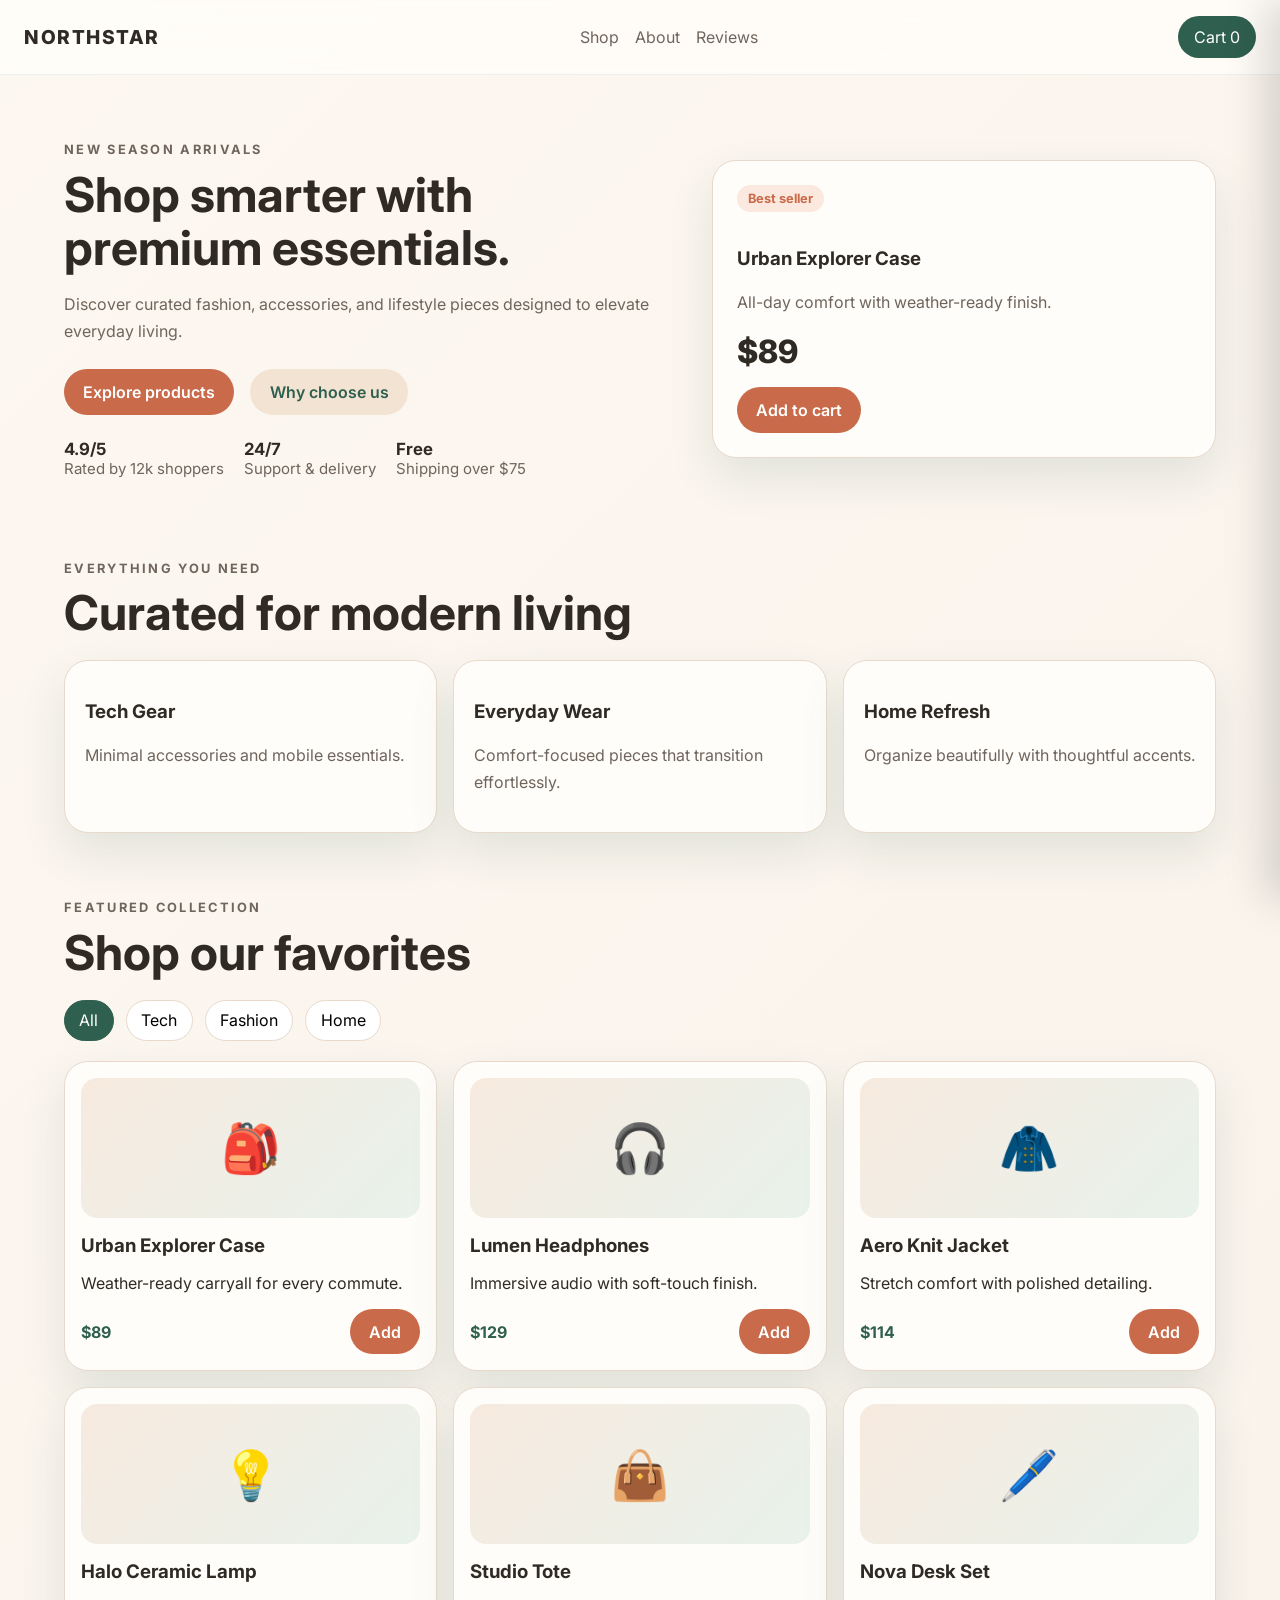
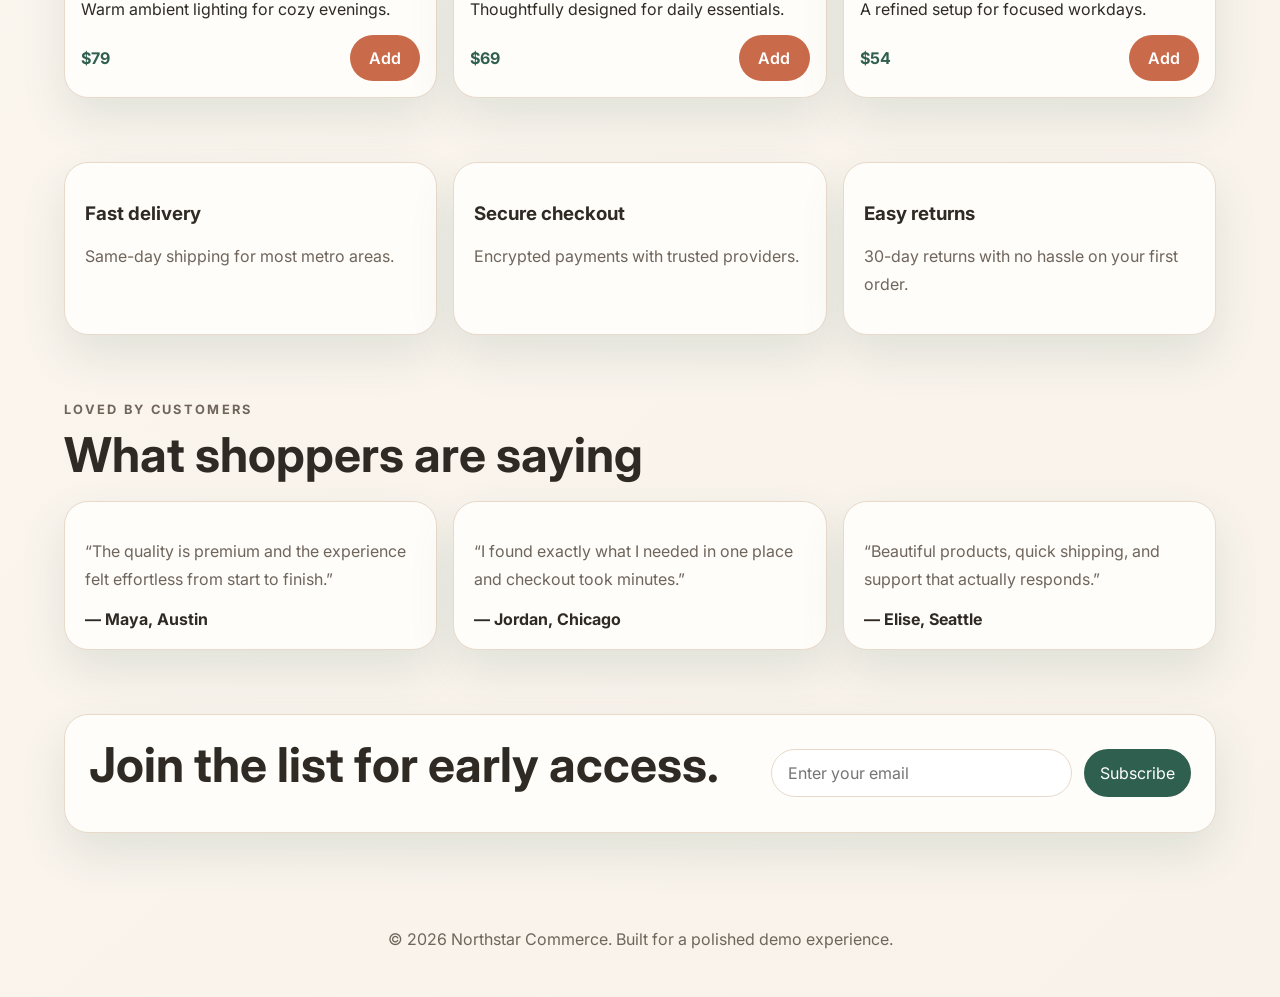
<file: index.html>
<!DOCTYPE html>
<html lang="en">
  <head>
    <meta charset="UTF-8" />
    <meta name="viewport" content="width=device-width, initial-scale=1.0" />
    <title>Northstar Commerce</title>
    <meta
      name="description"
      content="A polished e-commerce demo website with featured products, filters, and a cart experience."
    />
    <link rel="preconnect" href="https://fonts.googleapis.com" />
    <link rel="preconnect" href="https://fonts.gstatic.com" crossorigin />
    <link
      href="https://fonts.googleapis.com/css2?family=Inter:wght@400;500;600;700;800&display=swap"
      rel="stylesheet"
    />
    <link rel="stylesheet" href="styles.css" />
  </head>
  <body>
    <header class="topbar">
      <a class="brand" href="#">Northstar</a>
      <nav class="nav-links">
        <a href="#products">Shop</a>
        <a href="#about">About</a>
        <a href="#reviews">Reviews</a>
      </nav>
      <button class="cart-toggle" id="cartToggle" aria-label="Open cart">
        Cart <span id="cartCount">0</span>
      </button>
    </header>

    <main>
      <section class="hero">
        <div class="hero-copy">
          <p class="eyebrow">New season arrivals</p>
          <h1>Shop smarter with premium essentials.</h1>
          <p>
            Discover curated fashion, accessories, and lifestyle pieces designed to elevate everyday living.
          </p>
          <div class="hero-actions">
            <a class="btn btn-primary" href="#products">Explore products</a>
            <a class="btn btn-secondary" href="#about">Why choose us</a>
          </div>
          <div class="hero-stats">
            <div>
              <strong>4.9/5</strong>
              <span>Rated by 12k shoppers</span>
            </div>
            <div>
              <strong>24/7</strong>
              <span>Support & delivery</span>
            </div>
            <div>
              <strong>Free</strong>
              <span>Shipping over $75</span>
            </div>
          </div>
        </div>
        <div class="hero-card">
          <div class="badge">Best seller</div>
          <h3>Urban Explorer Case</h3>
          <p>All-day comfort with weather-ready finish.</p>
          <div class="hero-price">$89</div>
          <button class="btn btn-primary add-to-cart" data-id="1">Add to cart</button>
        </div>
      </section>

      <section class="categories" id="about">
        <div class="section-heading">
          <p class="eyebrow">Everything you need</p>
          <h2>Curated for modern living</h2>
        </div>
        <div class="category-grid">
          <article>
            <h3>Tech Gear</h3>
            <p>Minimal accessories and mobile essentials.</p>
          </article>
          <article>
            <h3>Everyday Wear</h3>
            <p>Comfort-focused pieces that transition effortlessly.</p>
          </article>
          <article>
            <h3>Home Refresh</h3>
            <p>Organize beautifully with thoughtful accents.</p>
          </article>
        </div>
      </section>

      <section class="products-section" id="products">
        <div class="section-heading">
          <p class="eyebrow">Featured collection</p>
          <h2>Shop our favorites</h2>
        </div>
        <div class="filters">
          <button class="filter active" data-filter="all">All</button>
          <button class="filter" data-filter="tech">Tech</button>
          <button class="filter" data-filter="fashion">Fashion</button>
          <button class="filter" data-filter="home">Home</button>
        </div>
        <div class="product-grid" id="productGrid"></div>
      </section>

      <section class="benefits">
        <article>
          <h3>Fast delivery</h3>
          <p>Same-day shipping for most metro areas.</p>
        </article>
        <article>
          <h3>Secure checkout</h3>
          <p>Encrypted payments with trusted providers.</p>
        </article>
        <article>
          <h3>Easy returns</h3>
          <p>30-day returns with no hassle on your first order.</p>
        </article>
      </section>

      <section class="reviews" id="reviews">
        <div class="section-heading">
          <p class="eyebrow">Loved by customers</p>
          <h2>What shoppers are saying</h2>
        </div>
        <div class="review-grid">
          <article>
            <p>“The quality is premium and the experience felt effortless from start to finish.”</p>
            <strong>— Maya, Austin</strong>
          </article>
          <article>
            <p>“I found exactly what I needed in one place and checkout took minutes.”</p>
            <strong>— Jordan, Chicago</strong>
          </article>
          <article>
            <p>“Beautiful products, quick shipping, and support that actually responds.”</p>
            <strong>— Elise, Seattle</strong>
          </article>
        </div>
      </section>

      <section class="newsletter">
        <h2>Join the list for early access.</h2>
        <form>
          <input type="email" placeholder="Enter your email" />
          <button type="submit">Subscribe</button>
        </form>
      </section>
    </main>

    <aside class="cart-drawer" id="cartDrawer" aria-hidden="true">
      <div class="cart-header">
        <h3>Your cart</h3>
        <button id="closeCart">×</button>
      </div>
      <div class="cart-items" id="cartItems"></div>
      <div class="cart-footer">
        <div class="cart-total">
          <span>Total</span>
          <strong id="cartTotal">$0</strong>
        </div>
        <button class="btn btn-primary full-width">Checkout</button>
      </div>
    </aside>

    <div class="overlay" id="overlay"></div>

    <footer>
      <p>© 2026 Northstar Commerce. Built for a polished demo experience.</p>
    </footer>

    <script src="script.js"></script>
  </body>
</html>
</file>
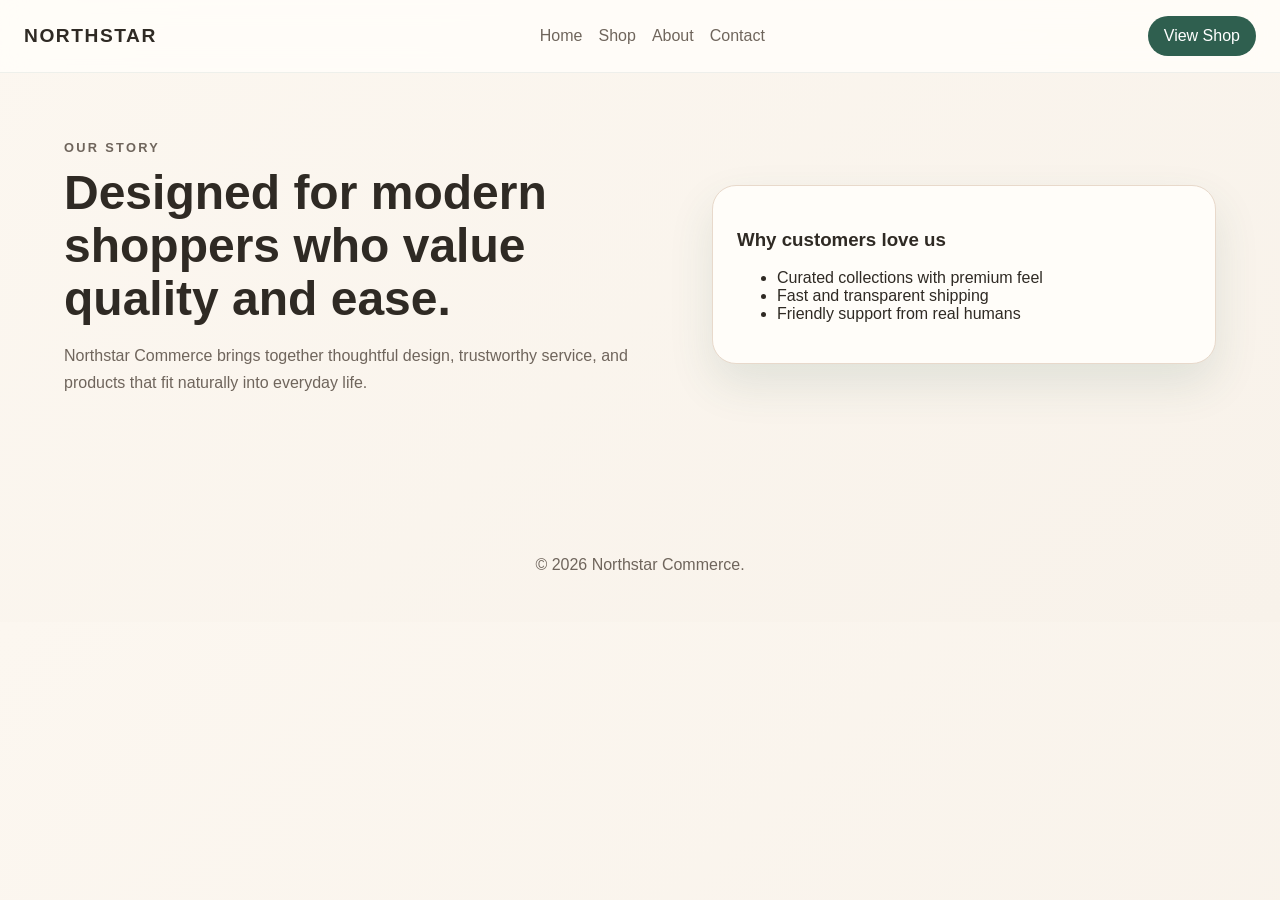
<file: about.html>
<!DOCTYPE html>
<html lang="en">
  <head>
    <meta charset="UTF-8" />
    <meta name="viewport" content="width=device-width, initial-scale=1.0" />
    <title>About Us | Northstar Commerce</title>
    <link rel="stylesheet" href="styles.css" />
  </head>
  <body>
    <header class="topbar">
      <a class="brand" href="index.html">Northstar</a>
      <nav class="nav-links">
        <a href="index.html">Home</a>
        <a href="shop.html">Shop</a>
        <a href="about.html">About</a>
        <a href="contact.html">Contact</a>
      </nav>
      <a class="cart-toggle" href="shop.html">View Shop</a>
    </header>

    <main class="page-content">
      <section class="hero about-hero">
        <div>
          <p class="eyebrow">Our story</p>
          <h1>Designed for modern shoppers who value quality and ease.</h1>
          <p>Northstar Commerce brings together thoughtful design, trustworthy service, and products that fit naturally into everyday life.</p>
        </div>
        <div class="hero-card">
          <h3>Why customers love us</h3>
          <ul>
            <li>Curated collections with premium feel</li>
            <li>Fast and transparent shipping</li>
            <li>Friendly support from real humans</li>
          </ul>
        </div>
      </section>
    </main>

    <footer>
      <p>© 2026 Northstar Commerce.</p>
    </footer>
  </body>
</html>
</file>
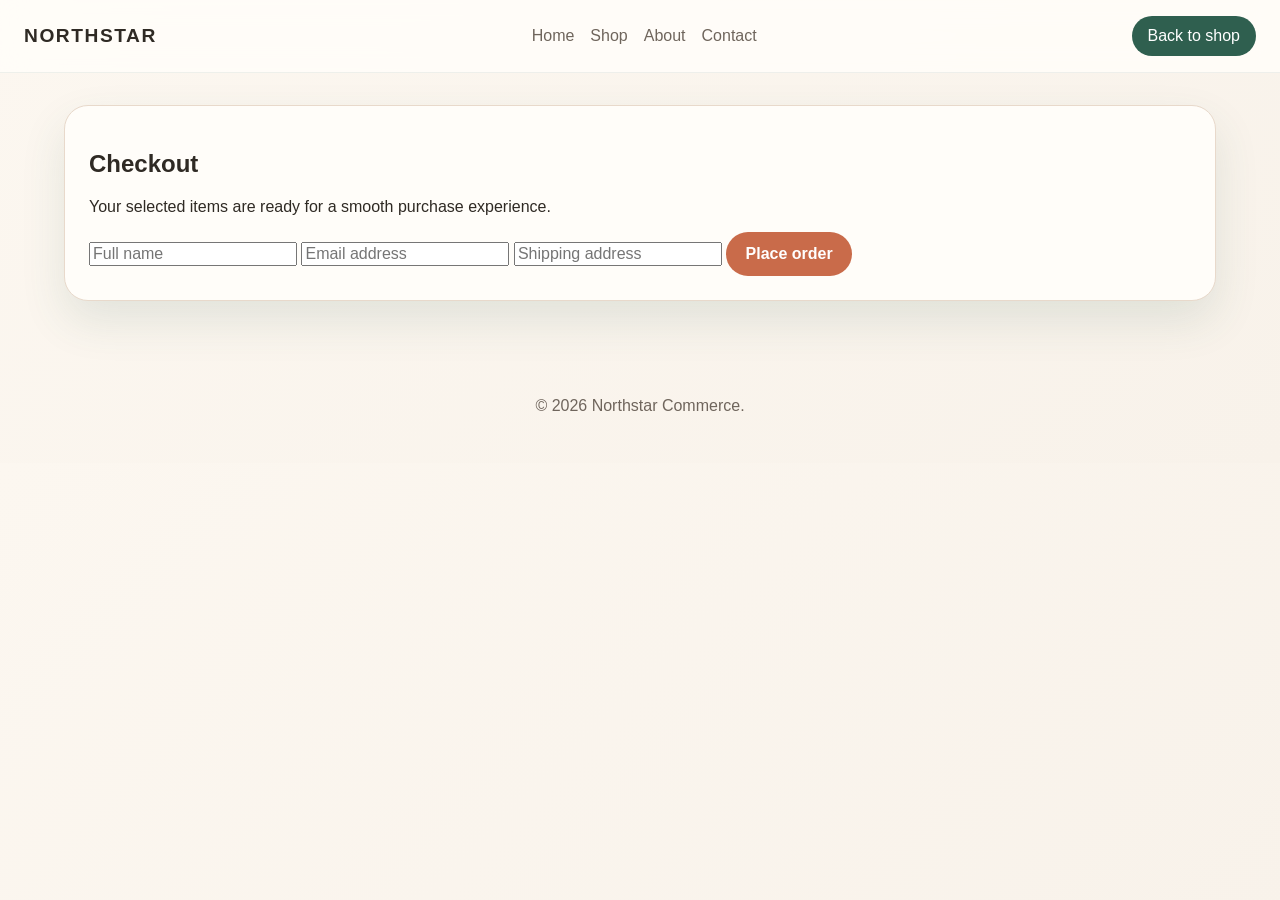
<file: checkout.html>
<!DOCTYPE html>
<html lang="en">
  <head>
    <meta charset="UTF-8" />
    <meta name="viewport" content="width=device-width, initial-scale=1.0" />
    <title>Checkout | Northstar Commerce</title>
    <link rel="stylesheet" href="styles.css" />
  </head>
  <body>
    <header class="topbar">
      <a class="brand" href="index.html">Northstar</a>
      <nav class="nav-links">
        <a href="index.html">Home</a>
        <a href="shop.html">Shop</a>
        <a href="about.html">About</a>
        <a href="contact.html">Contact</a>
      </nav>
      <a class="cart-toggle" href="shop.html">Back to shop</a>
    </header>

    <main class="page-content checkout-page">
      <section class="hero-card">
        <h1>Checkout</h1>
        <p>Your selected items are ready for a smooth purchase experience.</p>
        <form class="checkout-form">
          <input type="text" placeholder="Full name" />
          <input type="email" placeholder="Email address" />
          <input type="text" placeholder="Shipping address" />
          <button class="btn btn-primary" type="submit">Place order</button>
        </form>
      </section>
    </main>

    <footer>
      <p>© 2026 Northstar Commerce.</p>
    </footer>

    <script>
      document.querySelector('.checkout-form').addEventListener('submit', function (event) {
        event.preventDefault();
        alert('Order placed successfully!');
      });
    </script>
  </body>
</html>
</file>
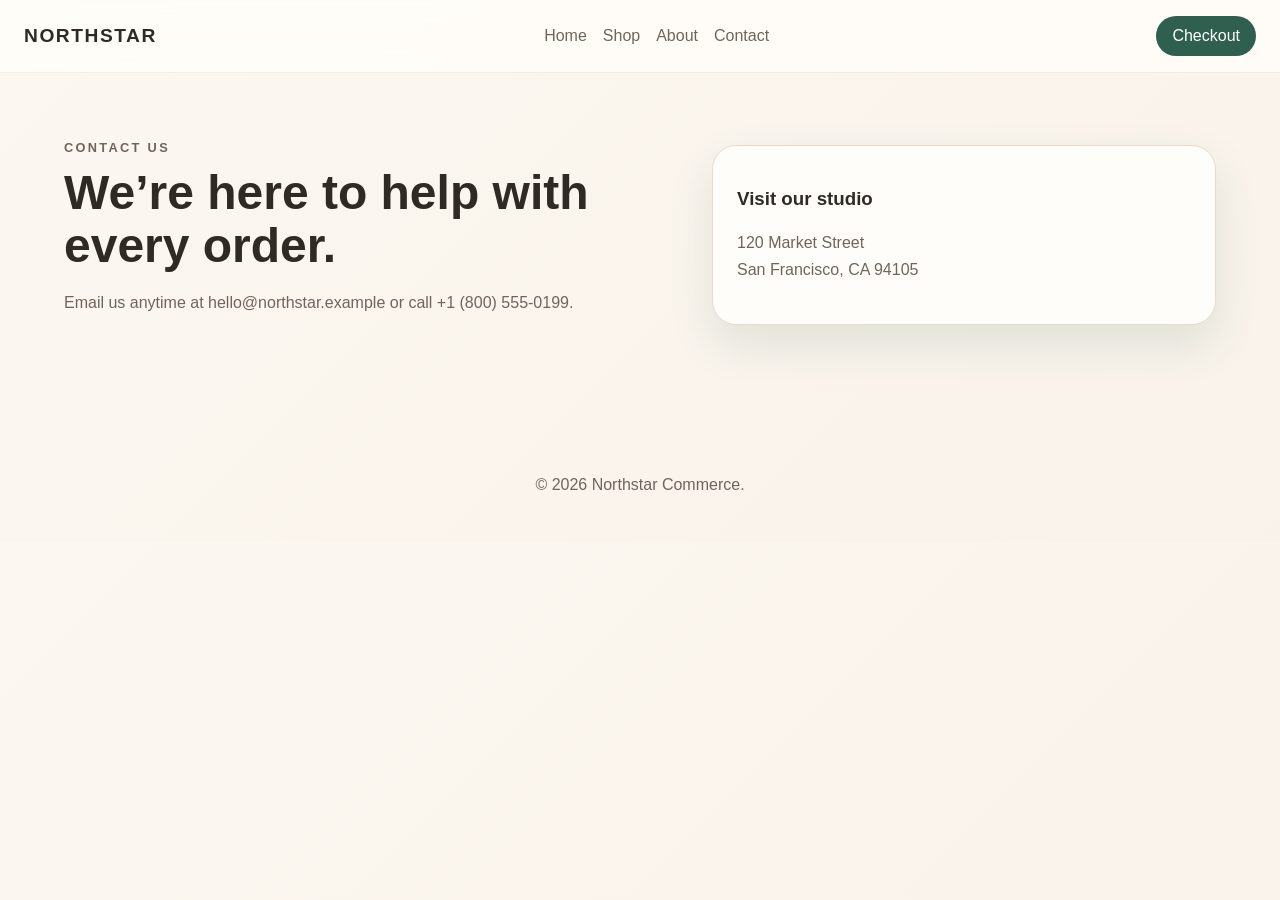
<file: contact.html>
<!DOCTYPE html>
<html lang="en">
  <head>
    <meta charset="UTF-8" />
    <meta name="viewport" content="width=device-width, initial-scale=1.0" />
    <title>Contact | Northstar Commerce</title>
    <link rel="stylesheet" href="styles.css" />
  </head>
  <body>
    <header class="topbar">
      <a class="brand" href="index.html">Northstar</a>
      <nav class="nav-links">
        <a href="index.html">Home</a>
        <a href="shop.html">Shop</a>
        <a href="about.html">About</a>
        <a href="contact.html">Contact</a>
      </nav>
      <a class="cart-toggle" href="checkout.html">Checkout</a>
    </header>

    <main class="page-content">
      <section class="hero">
        <div>
          <p class="eyebrow">Contact us</p>
          <h1>We’re here to help with every order.</h1>
          <p>Email us anytime at hello@northstar.example or call +1 (800) 555-0199.</p>
        </div>
        <div class="hero-card">
          <h3>Visit our studio</h3>
          <p>120 Market Street<br />San Francisco, CA 94105</p>
        </div>
      </section>
    </main>

    <footer>
      <p>© 2026 Northstar Commerce.</p>
    </footer>
  </body>
</html>
</file>
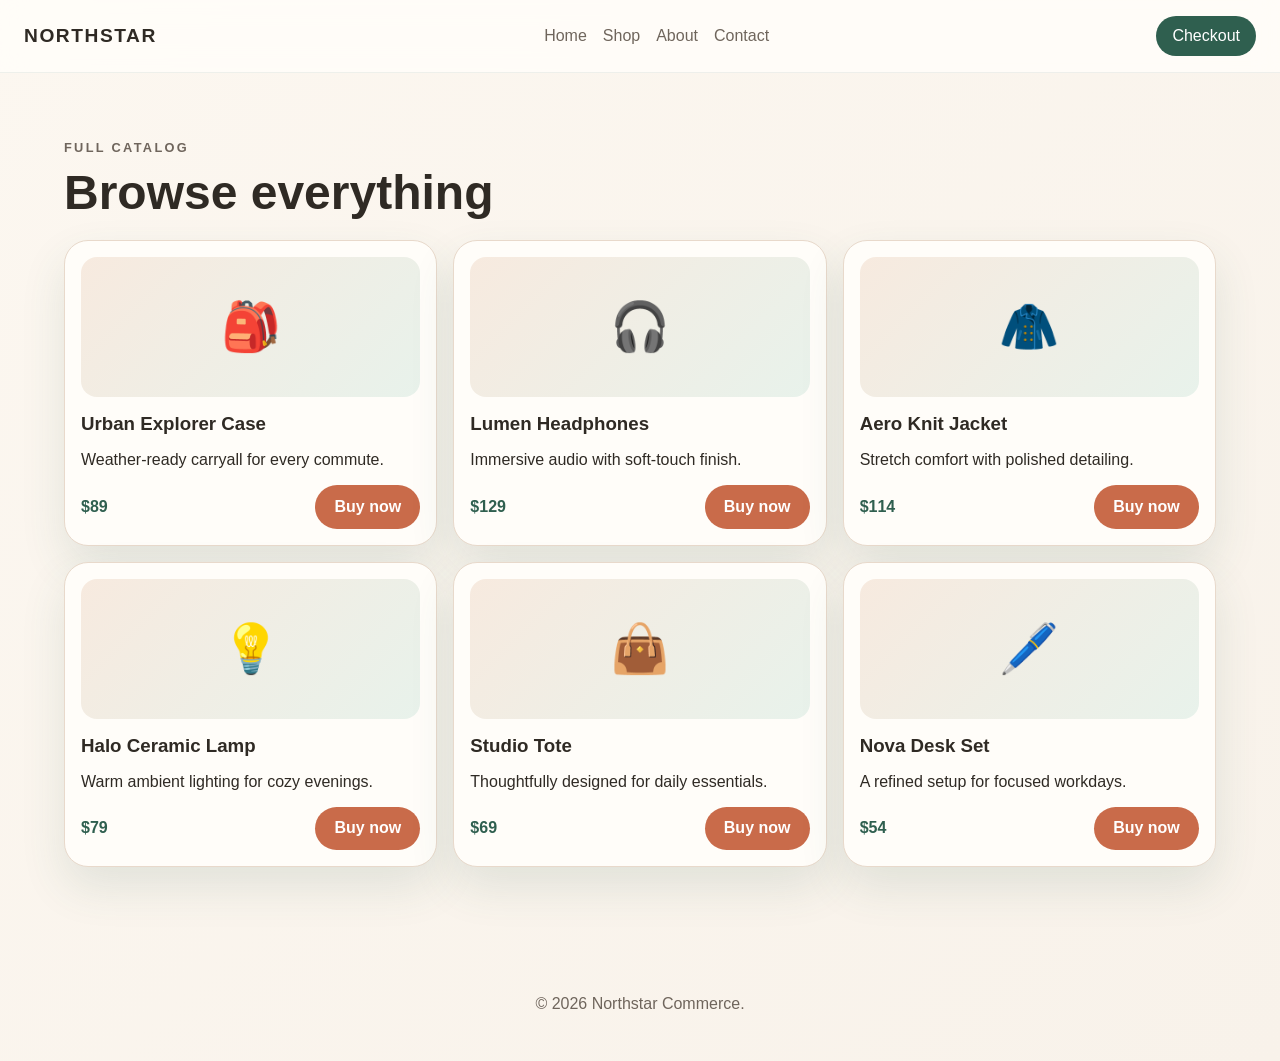
<file: shop.html>
<!DOCTYPE html>
<html lang="en">
  <head>
    <meta charset="UTF-8" />
    <meta name="viewport" content="width=device-width, initial-scale=1.0" />
    <title>Shop | Northstar Commerce</title>
    <link rel="stylesheet" href="styles.css" />
  </head>
  <body>
    <header class="topbar">
      <a class="brand" href="index.html">Northstar</a>
      <nav class="nav-links">
        <a href="index.html">Home</a>
        <a href="shop.html">Shop</a>
        <a href="about.html">About</a>
        <a href="contact.html">Contact</a>
      </nav>
      <a class="cart-toggle" href="checkout.html">Checkout</a>
    </header>

    <main class="page-content">
      <section class="products-section">
        <div class="section-heading">
          <p class="eyebrow">Full catalog</p>
          <h2>Browse everything</h2>
        </div>
        <div class="product-grid" id="shopProductGrid"></div>
      </section>
    </main>

    <footer>
      <p>© 2026 Northstar Commerce.</p>
    </footer>

    <script src="shop.js"></script>
  </body>
</html>
</file>
<file: styles.css>
:root {
  color-scheme: light;
  --bg: #f8f2ea;
  --surface: #fffdf9;
  --surface-2: #f3e3d3;
  --text: #2f2a24;
  --muted: #6f655c;
  --accent: #c96b4a;
  --accent-2: #2f5f4f;
  --border: #e8d9cb;
  --shadow: 0 20px 45px rgba(47, 95, 79, 0.12);
}

* {
  box-sizing: border-box;
}

body {
  margin: 0;
  font-family: 'Inter', sans-serif;
  background: linear-gradient(135deg, #fcf7f0 0%, var(--bg) 100%);
  color: var(--text);
}

a {
  color: inherit;
  text-decoration: none;
}

button,
input {
  font: inherit;
}

.topbar {
  position: sticky;
  top: 0;
  z-index: 20;
  display: flex;
  align-items: center;
  justify-content: space-between;
  padding: 1rem 1.5rem;
  background: rgba(255, 253, 249, 0.9);
  backdrop-filter: blur(12px);
  border-bottom: 1px solid rgba(47, 95, 79, 0.08);
}

.brand {
  font-size: 1.2rem;
  font-weight: 800;
  letter-spacing: 0.08em;
  text-transform: uppercase;
}

.nav-links {
  display: flex;
  gap: 1rem;
  color: var(--muted);
}

.cart-toggle {
  border: 0;
  border-radius: 999px;
  background: var(--accent-2);
  color: white;
  padding: 0.7rem 1rem;
  cursor: pointer;
}

main {
  padding: 2rem 1.5rem 4rem;
  max-width: 1200px;
  margin: 0 auto;
}

.hero {
  display: grid;
  grid-template-columns: 1.1fr 0.9fr;
  gap: 2rem;
  align-items: center;
  padding: 2rem 0 3rem;
}

.eyebrow {
  margin: 0 0 0.5rem;
  color: var(--accent);
  text-transform: uppercase;
  font-weight: 700;
  letter-spacing: 0.18em;
  font-size: 0.8rem;
}

.hero h1,
.section-heading h2,
.newsletter h2 {
  font-size: clamp(2rem, 4vw, 3rem);
  line-height: 1.1;
  margin: 0 0 1rem;
}

.hero p,
.section-heading p,
.category-grid p,
.benefits p,
.review-grid p,
.newsletter p {
  color: var(--muted);
  line-height: 1.7;
}

.hero-actions {
  display: flex;
  flex-wrap: wrap;
  gap: 1rem;
  margin: 1.5rem 0;
}

.btn {
  display: inline-flex;
  justify-content: center;
  align-items: center;
  border: 0;
  border-radius: 999px;
  padding: 0.8rem 1.2rem;
  cursor: pointer;
  font-weight: 600;
}

.btn-primary {
  background: var(--accent);
  color: white;
}

.btn-secondary {
  background: var(--surface-2);
  color: var(--accent-2);
}

.hero-stats {
  display: flex;
  flex-wrap: wrap;
  gap: 1.25rem;
  margin-top: 1rem;
}

.hero-stats div {
  display: flex;
  flex-direction: column;
  min-width: 120px;
}

.hero-stats strong {
  font-size: 1.05rem;
}

.hero-stats span {
  color: var(--muted);
  font-size: 0.94rem;
}

.hero-card,
.category-grid article,
.benefits article,
.review-grid article,
.newsletter,
.product-card {
  background: var(--surface);
  border: 1px solid var(--border);
  border-radius: 24px;
  box-shadow: var(--shadow);
}

.hero-card {
  padding: 1.5rem;
}

.badge {
  display: inline-block;
  padding: 0.4rem 0.7rem;
  background: #fbe8de;
  color: var(--accent);
  border-radius: 999px;
  font-size: 0.8rem;
  font-weight: 700;
  margin-bottom: 1rem;
}

.hero-price {
  font-size: 2rem;
  font-weight: 800;
  margin: 1rem 0;
}

.categories,
.products-section,
.reviews {
  padding: 2rem 0;
}

.section-heading {
  margin-bottom: 1.25rem;
}

.category-grid,
.review-grid,
.benefits {
  display: grid;
  grid-template-columns: repeat(3, minmax(0, 1fr));
  gap: 1rem;
}

.category-grid article,
.benefits article,
.review-grid article {
  padding: 1.25rem;
}

.filters {
  display: flex;
  flex-wrap: wrap;
  gap: 0.75rem;
  margin-bottom: 1.25rem;
}

.filter {
  border: 1px solid var(--border);
  background: white;
  border-radius: 999px;
  padding: 0.6rem 0.9rem;
  cursor: pointer;
}

.filter.active {
  background: var(--accent-2);
  color: white;
  border-color: var(--accent-2);
}

.product-grid {
  display: grid;
  grid-template-columns: repeat(3, minmax(0, 1fr));
  gap: 1rem;
}

.product-card {
  padding: 1rem;
}

.product-emoji {
  display: grid;
  place-items: center;
  width: 100%;
  min-height: 140px;
  border-radius: 16px;
  background: linear-gradient(135deg, #f7eadf 0%, #e8f2eb 100%);
  font-size: 3rem;
  margin-bottom: 1rem;
}

.product-card h3 {
  margin: 0.3rem 0;
}

.product-meta {
  display: flex;
  justify-content: space-between;
  align-items: center;
  margin-top: 0.75rem;
  color: var(--muted);
}

.product-price {
  color: var(--accent-2);
  font-weight: 700;
}

.benefits {
  margin: 2rem 0;
}

.newsletter {
  display: flex;
  align-items: center;
  justify-content: space-between;
  gap: 1rem;
  padding: 1.5rem;
  margin-top: 2rem;
}

.newsletter form {
  display: flex;
  gap: 0.75rem;
  width: min(100%, 420px);
}

.newsletter input {
  flex: 1;
  border: 1px solid var(--border);
  border-radius: 999px;
  padding: 0.8rem 1rem;
}

.newsletter button {
  border: 0;
  border-radius: 999px;
  background: var(--accent-2);
  color: white;
  padding: 0.8rem 1rem;
  cursor: pointer;
}

.cart-drawer {
  position: fixed;
  top: 0;
  right: 0;
  width: min(90vw, 380px);
  height: 100vh;
  background: white;
  box-shadow: -15px 0 40px rgba(0, 0, 0, 0.15);
  transform: translateX(100%);
  transition: transform 0.25s ease;
  z-index: 50;
  display: flex;
  flex-direction: column;
}

.cart-drawer.open {
  transform: translateX(0);
}

.cart-header,
.cart-footer {
  padding: 1rem 1.25rem;
  border-bottom: 1px solid var(--border);
}

.cart-header {
  display: flex;
  justify-content: space-between;
  align-items: center;
}

.cart-header button {
  border: 0;
  background: transparent;
  font-size: 1.4rem;
  cursor: pointer;
}

.cart-items {
  flex: 1;
  padding: 1rem 1.25rem;
  overflow: auto;
}

.cart-item {
  display: flex;
  justify-content: space-between;
  gap: 0.75rem;
  padding: 0.8rem 0;
  border-bottom: 1px solid var(--border);
}

.cart-item strong {
  display: block;
  margin-bottom: 0.25rem;
}

.cart-qty {
  display: flex;
  align-items: center;
  gap: 0.5rem;
  margin-top: 0.4rem;
}

.cart-qty button {
  border: 1px solid var(--border);
  border-radius: 50%;
  background: white;
  width: 24px;
  height: 24px;
  cursor: pointer;
}

.cart-total {
  display: flex;
  justify-content: space-between;
  font-size: 1.05rem;
  margin-bottom: 0.8rem;
}

.full-width {
  width: 100%;
}

.overlay {
  position: fixed;
  inset: 0;
  background: rgba(0, 0, 0, 0.35);
  opacity: 0;
  pointer-events: none;
  transition: opacity 0.25s ease;
  z-index: 40;
}

.overlay.show {
  opacity: 1;
  pointer-events: auto;
}

footer {
  text-align: center;
  padding: 1rem 1.5rem 2rem;
  color: var(--muted);
}

@media (max-width: 900px) {
  .hero,
  .category-grid,
  .review-grid,
  .benefits,
  .product-grid,
  .newsletter {
    grid-template-columns: 1fr;
  }

  .hero {
    display: flex;
    flex-direction: column;
  }

  .newsletter {
    flex-direction: column;
    align-items: flex-start;
  }
}

@media (max-width: 640px) {
  .topbar {
    flex-wrap: wrap;
    gap: 0.75rem;
  }

  .nav-links {
    order: 3;
    width: 100%;
    justify-content: space-between;
  }

  .product-grid {
    grid-template-columns: 1fr;
  }
}
</file>
